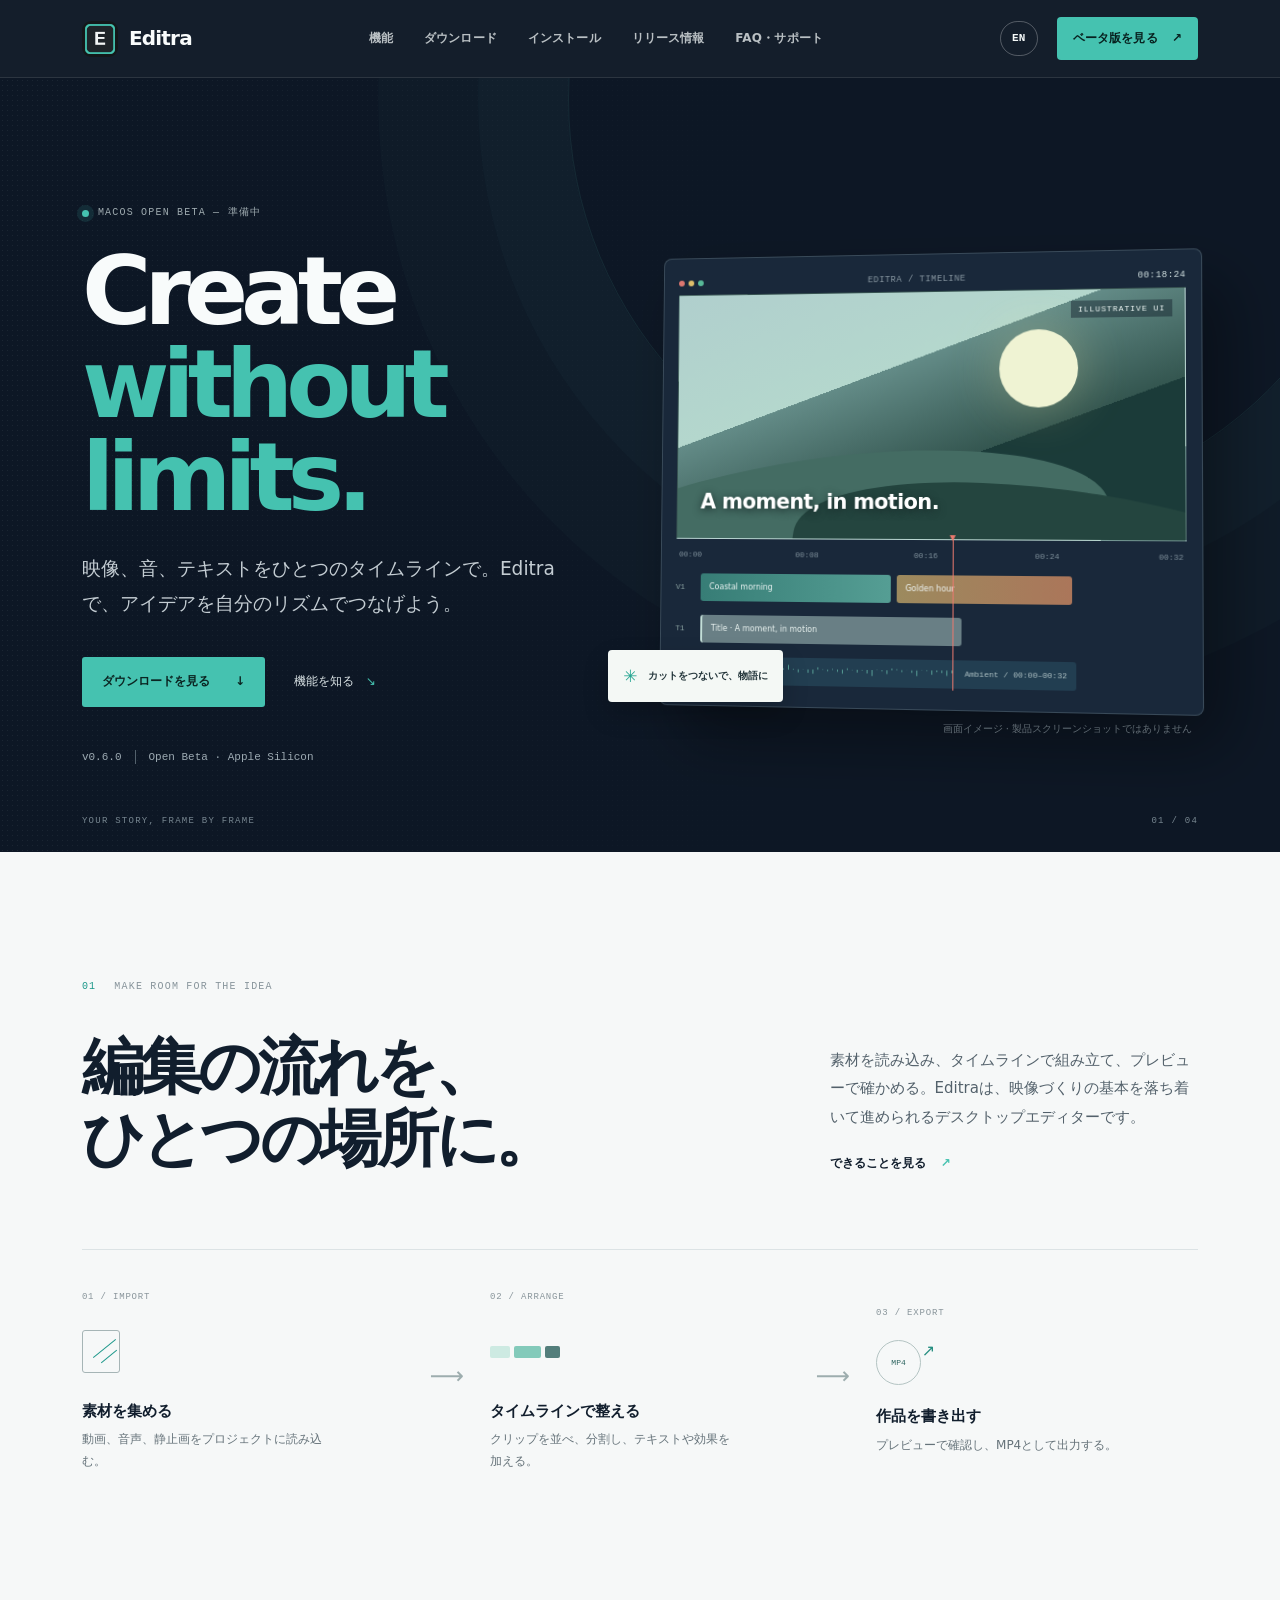
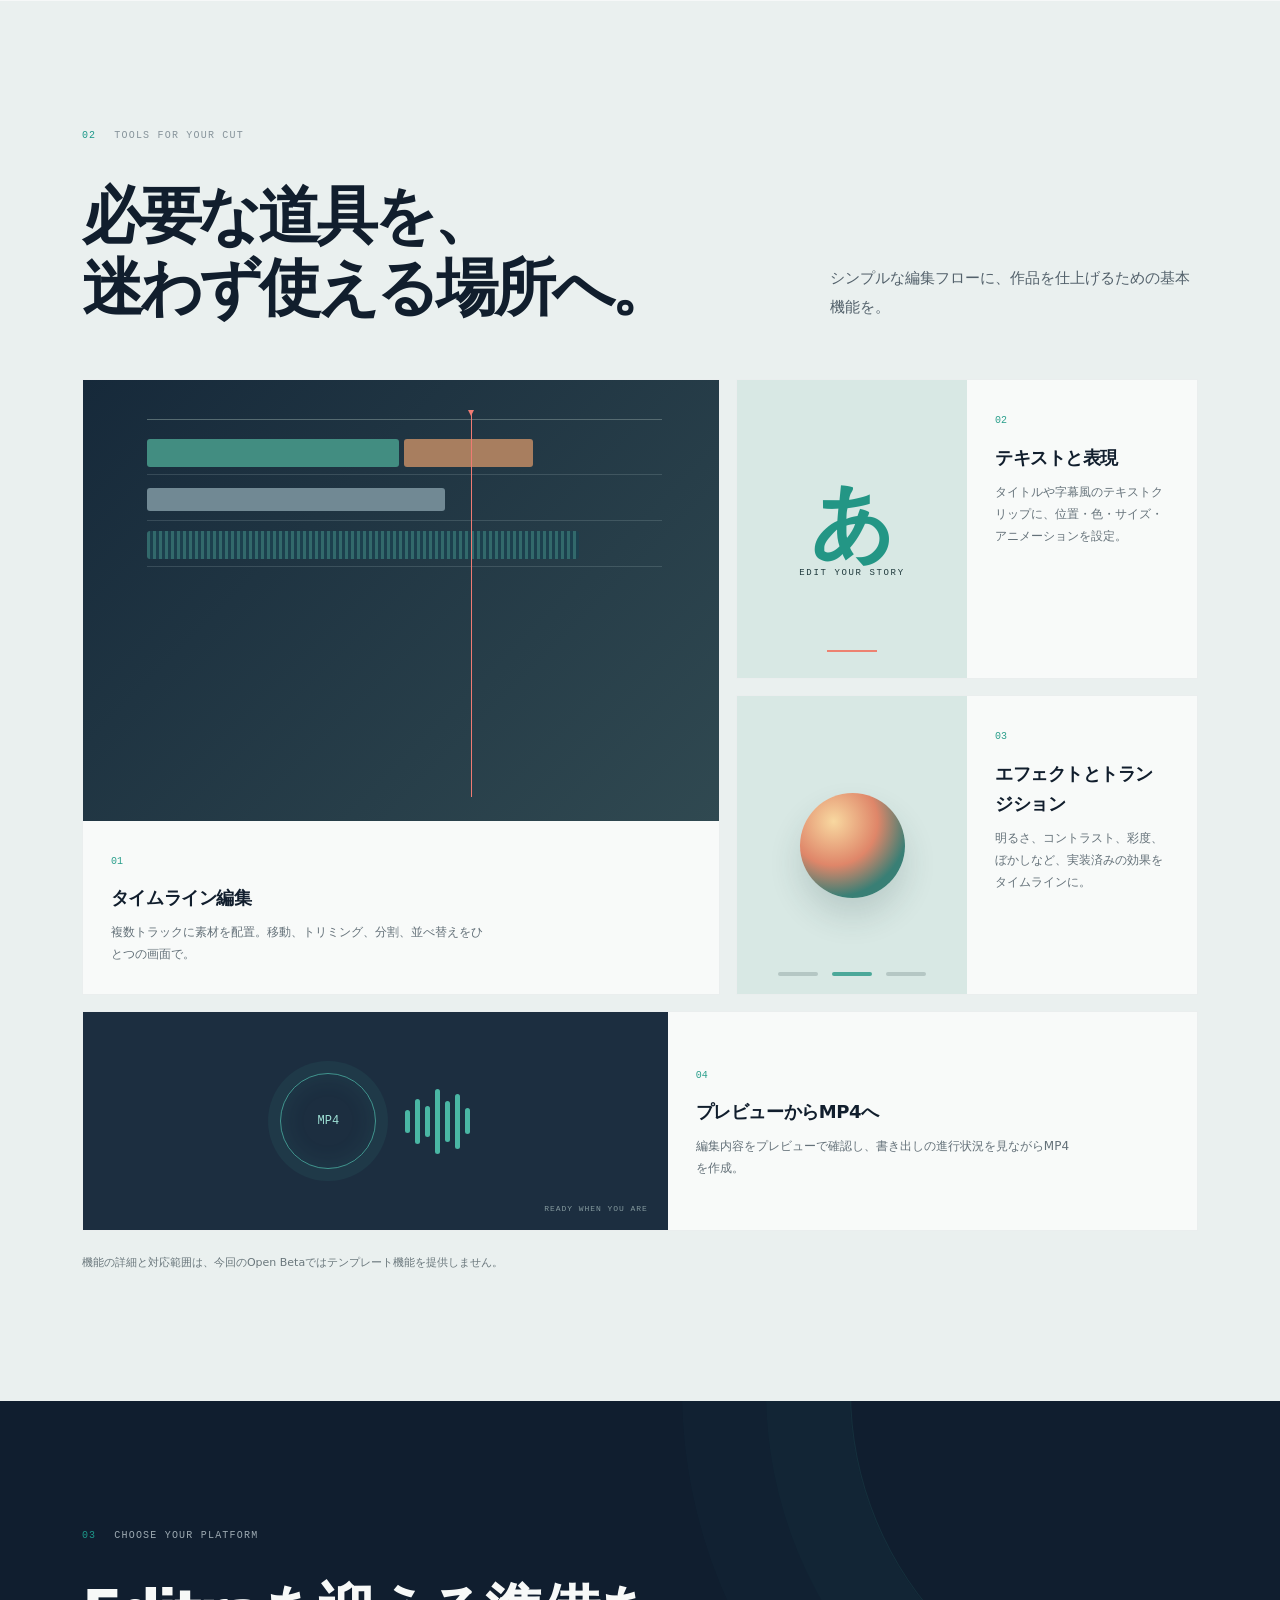
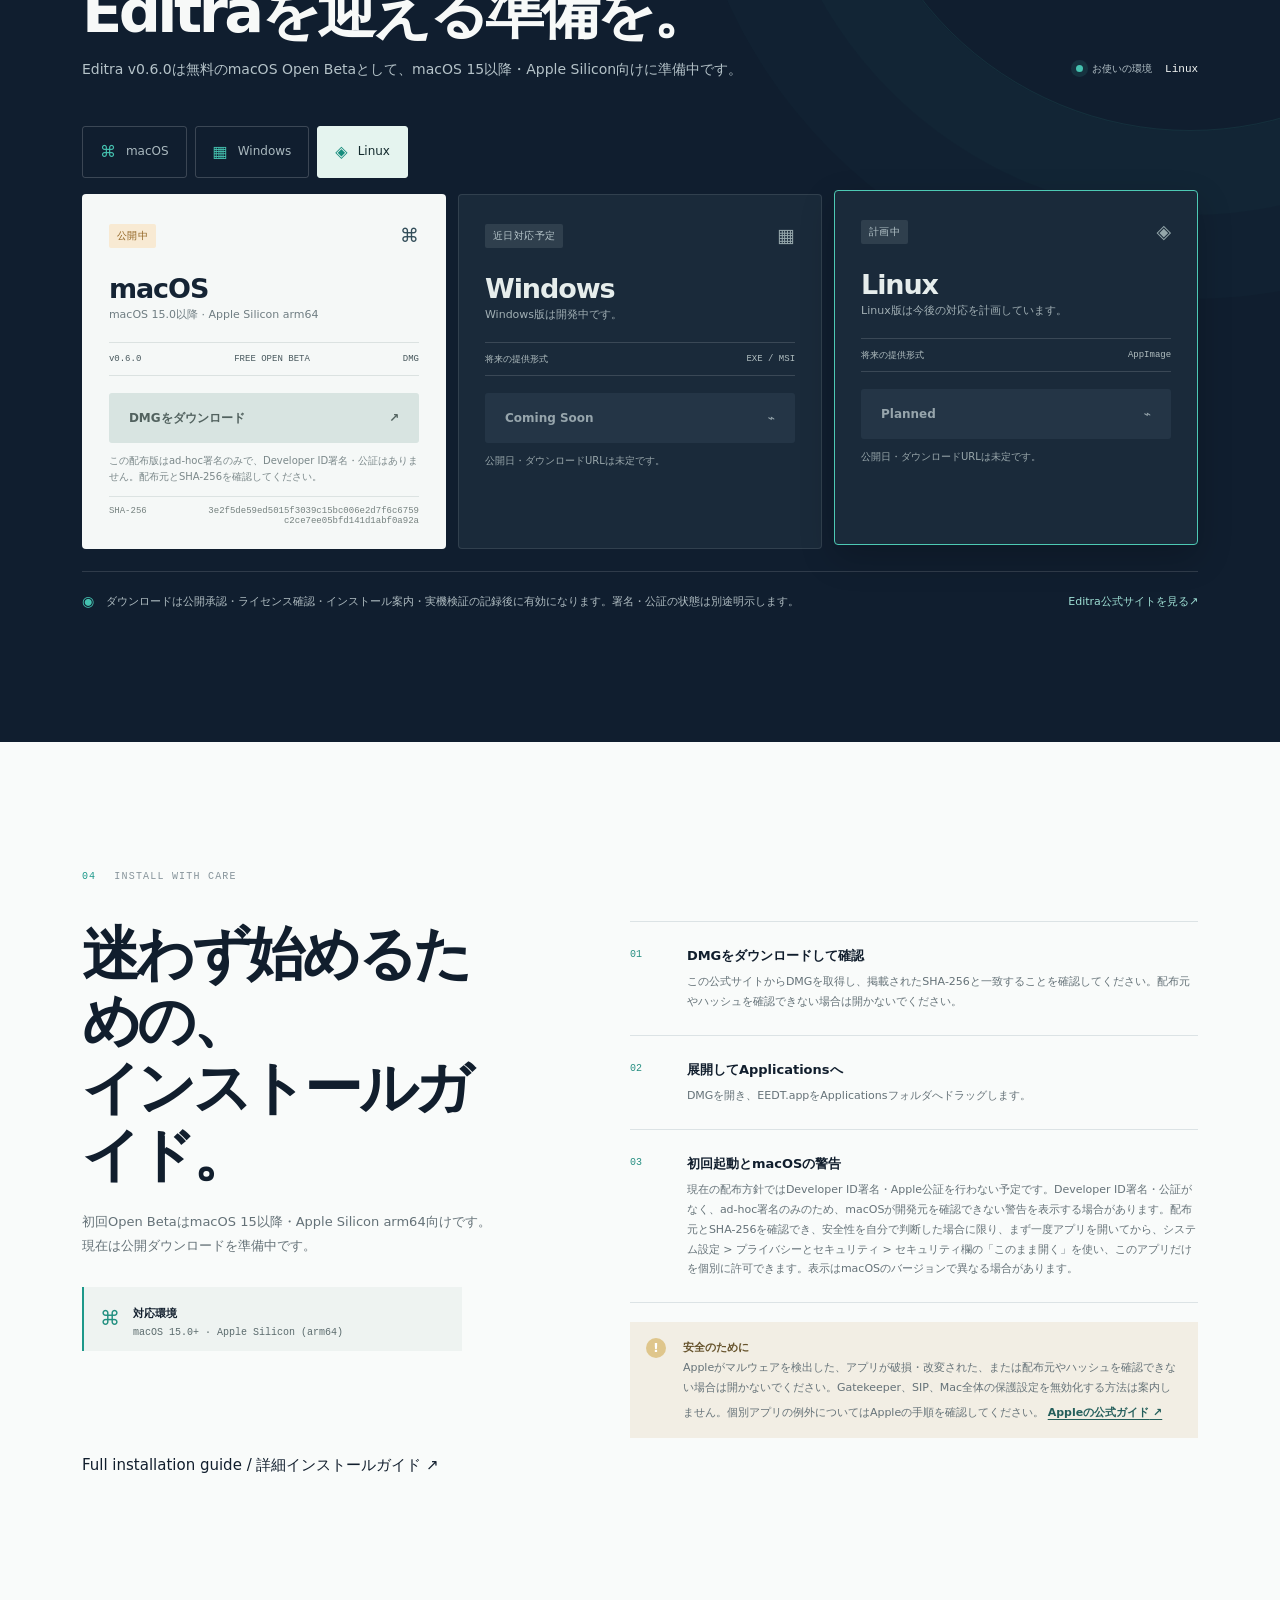
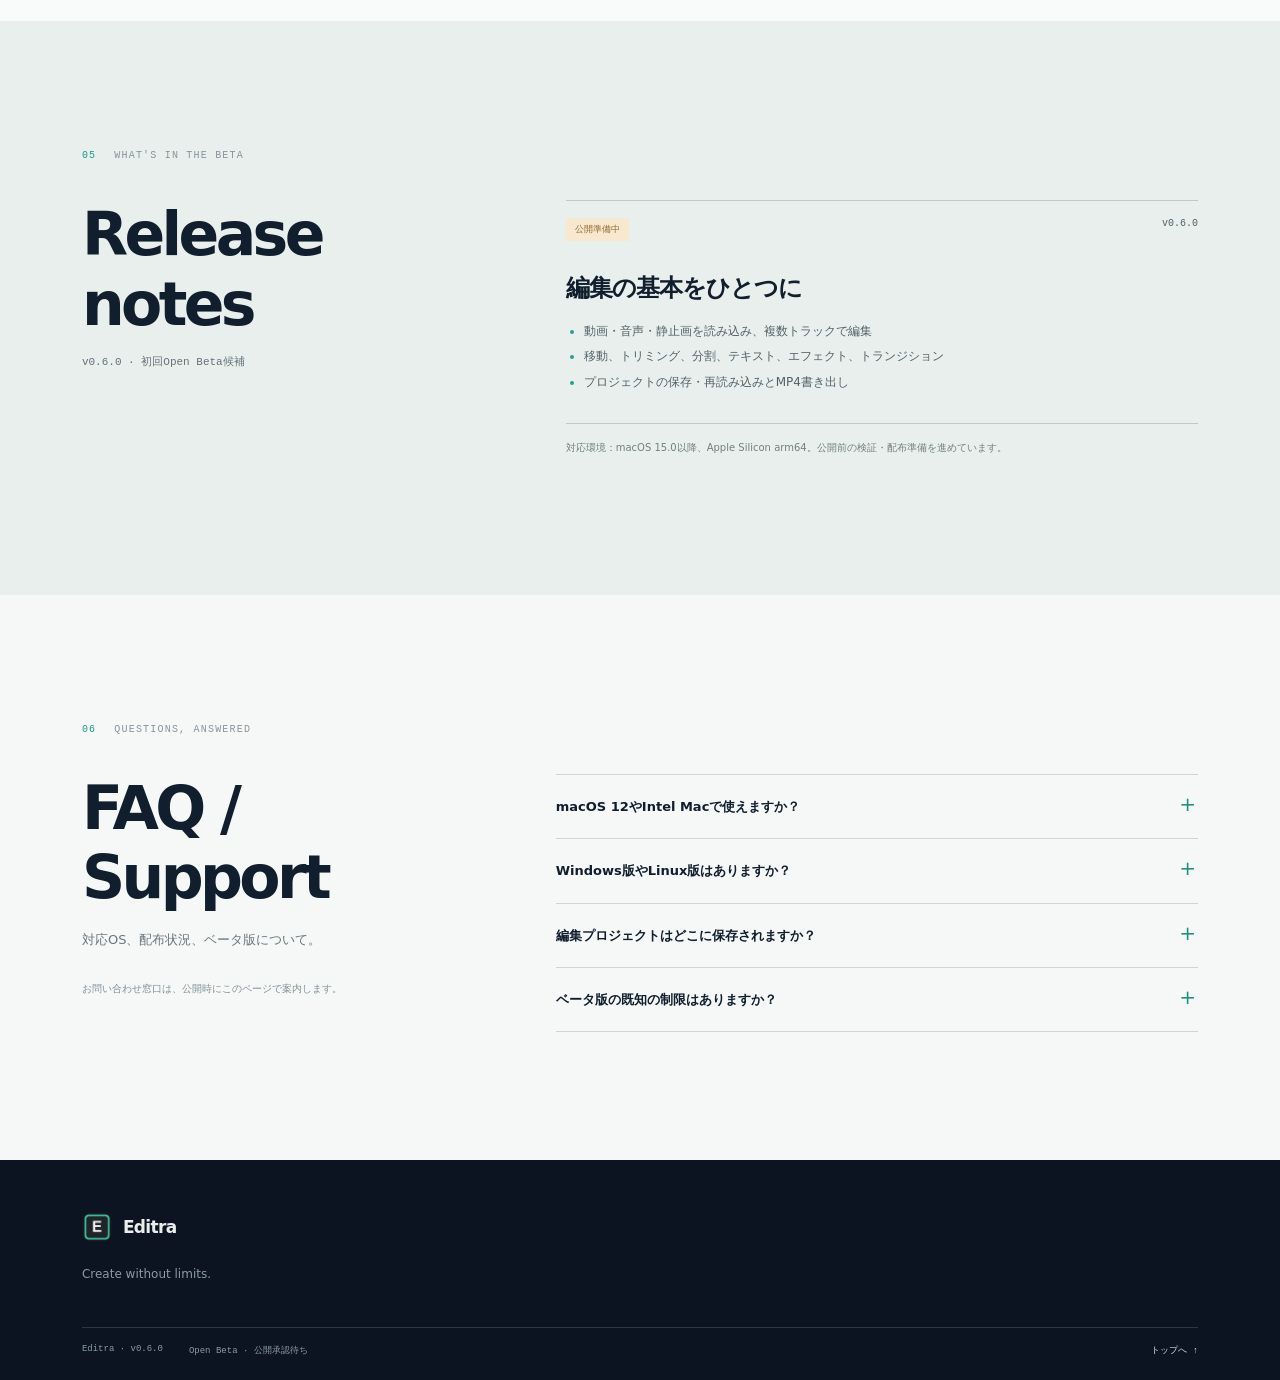
<file: index.html>
<!doctype html>
<html lang="ja">
<head>
  <meta charset="utf-8">
  <meta name="viewport" content="width=device-width, initial-scale=1">
  <meta name="theme-color" content="#0d1725">
  <meta name="description" content="Editra is a desktop video editor for shaping footage, sound, and titles on a timeline. macOS Open Beta preparation is underway.">
  <title>Editra — Create without limits.</title>
  <link rel="icon" type="image/png" href="assets/editra-icon.png">
  <link rel="stylesheet" href="styles.css">
  <style>.card-resource-links,.footer-bottom a[href^="./licenses/"],.footer-bottom a[href^="./legal/"]{display:none!important}</style>
  <script src="site.js?v=dec69cf" defer></script>
</head>
<body>
  <a class="skip-link" href="#main" data-i18n="skip">本文へ移動</a>
  <header class="site-header">
    <a class="brand" href="#home" aria-label="Editra home">
      <img src="assets/editra-icon.png" width="36" height="36" alt="">
      <span>Editra</span>
    </a>
    <button class="menu-toggle" type="button" aria-expanded="false" aria-controls="primary-nav" data-i18n="menu">メニュー</button>
    <nav id="primary-nav" class="primary-nav" aria-label="Primary navigation">
      <a href="#features" data-i18n="navFeatures">機能</a>
      <a href="#download" data-i18n="navDownload">ダウンロード</a>
      <a href="#guide" data-i18n="navGuide">インストール</a>
      <a href="#release" data-i18n="navRelease">リリース情報</a>
      <a href="#support" data-i18n="navSupport">FAQ・サポート</a>
    </nav>
    <div class="header-actions">
      <button class="language-toggle" id="language-toggle" type="button" aria-label="Switch language">EN</button>
      <a class="header-cta" href="#download"><span data-i18n="getBeta">ベータ版を見る</span><span aria-hidden="true">↗</span></a>
    </div>
  </header>

  <main id="main">
    <section class="hero" id="home" aria-labelledby="hero-title">
      <div class="hero-grain" aria-hidden="true"></div>
      <div class="hero-copy">
        <div class="eyebrow"><span class="pulse-dot"></span><span data-i18n="heroEyebrow">macOS Open Beta — 準備中</span></div>
        <h1 id="hero-title">Create<br><span>without limits.</span></h1>
        <p class="hero-lede" data-i18n="heroLede">映像、音、テキストをひとつのタイムラインで。Editraで、アイデアを自分のリズムでつなげよう。</p>
        <div class="hero-actions">
          <a class="button button-primary" href="#download"><span data-i18n="exploreDownload">ダウンロードを見る</span><span aria-hidden="true">↓</span></a>
          <a class="text-link" href="#features"><span data-i18n="exploreFeatures">機能を知る</span><span aria-hidden="true">↘</span></a>
        </div>
        <div class="hero-meta"><span>v0.6.0</span><span class="meta-separator"></span><span data-i18n="betaMeta">Open Beta · Apple Silicon</span></div>
      </div>
      <div class="hero-art" aria-label="Illustrative timeline preview">
        <div class="art-glow"></div>
        <div class="editor-window">
          <div class="window-top"><div class="window-dots"><i></i><i></i><i></i></div><span>EDITRA / TIMELINE</span><span class="window-time">00:18:24</span></div>
          <div class="preview-frame">
            <div class="preview-sun"></div><div class="preview-hill hill-one"></div><div class="preview-hill hill-two"></div>
            <div class="preview-caption">A moment, in motion.</div>
            <div class="preview-mark">ILLUSTRATIVE UI</div>
          </div>
          <div class="timeline-ruler"><span>00:00</span><span>00:08</span><span>00:16</span><span>00:24</span><span>00:32</span></div>
          <div class="timeline-track"><b>V1</b><div class="clip clip-a"><span>Coastal morning</span></div><div class="clip clip-b"><span>Golden hour</span></div></div>
          <div class="timeline-track"><b>T1</b><div class="text-clip"><span>Title · A moment, in motion</span></div></div>
          <div class="timeline-track audio-track"><b>A1</b><div class="audio-clip"><span class="waveform" aria-hidden="true"></span><span>Ambient / 00:00–00:32</span></div></div>
          <div class="playhead"><span></span></div>
        </div>
        <div class="art-note" data-i18n="illustrationNote">画面イメージ · 製品スクリーンショットではありません</div>
        <div class="floating-chip"><span class="chip-icon">✳</span><span data-i18n="chipText">カットをつないで、物語に</span></div>
      </div>
      <div class="hero-bottom"><span data-i18n="heroBottom">YOUR STORY, FRAME BY FRAME</span><span>01 / 04</span></div>
    </section>

    <section class="intro section-pad" aria-labelledby="intro-title">
      <div class="section-kicker"><span>01</span><span data-i18n="introKicker">MAKE ROOM FOR THE IDEA</span></div>
      <div class="intro-layout">
        <h2 id="intro-title" data-i18n="introTitle">編集の流れを、<br>ひとつの場所に。</h2>
        <div class="intro-copy"><p data-i18n="introBody">素材を読み込み、タイムラインで組み立て、プレビューで確かめる。Editraは、映像づくりの基本を落ち着いて進められるデスクトップエディターです。</p><a class="inline-link" href="#features"><span data-i18n="seeHow">できることを見る</span><span aria-hidden="true">↗</span></a></div>
      </div>
      <div class="process-line" aria-label="Editing workflow">
        <article class="process-step"><span class="process-index">01 / IMPORT</span><div class="process-symbol symbol-import" aria-hidden="true"><span></span><i></i><i></i></div><h3 data-i18n="stepImport">素材を集める</h3><p data-i18n="stepImportBody">動画、音声、静止画をプロジェクトに読み込む。</p></article>
        <div class="process-arrow" aria-hidden="true">⟶</div>
        <article class="process-step"><span class="process-index">02 / ARRANGE</span><div class="process-symbol symbol-arrange" aria-hidden="true"><i></i><i></i><i></i></div><h3 data-i18n="stepArrange">タイムラインで整える</h3><p data-i18n="stepArrangeBody">クリップを並べ、分割し、テキストや効果を加える。</p></article>
        <div class="process-arrow" aria-hidden="true">⟶</div>
        <article class="process-step"><span class="process-index">03 / EXPORT</span><div class="process-symbol symbol-export" aria-hidden="true"><span>MP4</span><i>↗</i></div><h3 data-i18n="stepExport">作品を書き出す</h3><p data-i18n="stepExportBody">プレビューで確認し、MP4として出力する。</p></article>
      </div>
    </section>

    <section class="features-section section-pad" id="features" aria-labelledby="features-title">
      <div class="section-kicker"><span>02</span><span data-i18n="featuresKicker">TOOLS FOR YOUR CUT</span></div>
      <div class="section-heading-row"><h2 id="features-title" data-i18n="featuresTitle">必要な道具を、<br>迷わず使える場所へ。</h2><p data-i18n="featuresIntro">シンプルな編集フローに、作品を仕上げるための基本機能を。</p></div>
      <div class="feature-grid">
        <article class="feature-card feature-large"><div class="feature-visual timeline-visual" aria-hidden="true"><div class="mini-ruler"></div><div class="mini-lane"><span class="mini-video"></span><span class="mini-video short"></span></div><div class="mini-lane"><span class="mini-text"></span></div><div class="mini-lane"><span class="mini-audio"></span></div><div class="mini-cursor"></div></div><div class="feature-copy"><span class="feature-number">01</span><h3 data-i18n="featureTimeline">タイムライン編集</h3><p data-i18n="featureTimelineBody">複数トラックに素材を配置。移動、トリミング、分割、並べ替えをひとつの画面で。</p></div></article>
        <article class="feature-card"><div class="feature-visual type-visual" aria-hidden="true"><span>あ</span><i>EDIT YOUR STORY</i><b></b></div><div class="feature-copy"><span class="feature-number">02</span><h3 data-i18n="featureText">テキストと表現</h3><p data-i18n="featureTextBody">タイトルや字幕風のテキストクリップに、位置・色・サイズ・アニメーションを設定。</p></div></article>
        <article class="feature-card"><div class="feature-visual effect-visual" aria-hidden="true"><div class="effect-orb"></div><div class="effect-controls"><span></span><span></span><span></span></div></div><div class="feature-copy"><span class="feature-number">03</span><h3 data-i18n="featureEffects">エフェクトとトランジション</h3><p data-i18n="featureEffectsBody">明るさ、コントラスト、彩度、ぼかしなど、実装済みの効果をタイムラインに。</p></div></article>
        <article class="feature-card feature-wide"><div class="feature-visual export-visual" aria-hidden="true"><div class="export-ring"><span>MP4</span></div><div class="export-bars"><i></i><i></i><i></i><i></i><i></i><i></i><i></i></div><span class="export-label">READY WHEN YOU ARE</span></div><div class="feature-copy"><span class="feature-number">04</span><h3 data-i18n="featureExport">プレビューからMP4へ</h3><p data-i18n="featureExportBody">編集内容をプレビューで確認し、書き出しの進行状況を見ながらMP4を作成。</p></div></article>
      </div>
      <p class="feature-footnote" data-i18n="featureFootnote">機能の詳細と対応範囲は、今回のOpen Betaではテンプレート機能を提供しません。</p>
    </section>

    <section class="download-section section-pad" id="download" aria-labelledby="download-title">
      <div class="download-backdrop" aria-hidden="true"></div>
      <div class="section-kicker light-kicker"><span>03</span><span data-i18n="downloadKicker">CHOOSE YOUR PLATFORM</span></div>
      <div class="download-heading"><div><h2 id="download-title" data-i18n="downloadTitle">Editraを迎える準備を。</h2><p data-i18n="downloadIntro">Editra v0.6.0は無料のmacOS Open Betaとして、macOS 15以降・Apple Silicon向けに準備中です。</p></div><div class="platform-detected"><span class="pulse-dot"></span><span data-i18n="detectedLabel">お使いの環境</span><strong id="detected-platform">—</strong></div></div>
      <div class="platform-tabs" role="group" aria-label="OSを選択" data-i18n-aria="platformGroup">
        <button class="platform-tab" type="button" data-platform="macos" aria-pressed="false"><span class="platform-icon" aria-hidden="true">⌘</span><span>macOS</span></button>
        <button class="platform-tab" type="button" data-platform="windows" aria-pressed="false"><span class="platform-icon" aria-hidden="true">▦</span><span>Windows</span></button>
        <button class="platform-tab" type="button" data-platform="linux" aria-pressed="false"><span class="platform-icon" aria-hidden="true">◈</span><span>Linux</span></button>
      </div>
      <div class="platform-grid">
        <article class="platform-card" data-card="macos" aria-labelledby="macos-card-title"><div class="card-topline"><span class="platform-status status-preparing" data-i18n="statusPreparing">配布準備中</span><span class="card-os-icon" aria-hidden="true">⌘</span></div><h3 id="macos-card-title">macOS</h3><p class="platform-requirement" data-i18n="macRequirement">macOS 15.0以降 · Apple Silicon arm64</p><div class="release-version"><span>v0.6.0</span><span>FREE OPEN BETA</span><span>DMG</span></div><button class="button download-button" id="mac-download" type="button" disabled aria-disabled="true"><span data-i18n="downloadUnavailable">配布準備中</span><span aria-hidden="true">↗</span></button><p class="button-note" id="mac-download-note" data-i18n="downloadNote">ライセンス資料、利用条件、問い合わせ先、最終DMGの実機確認が完了するまでダウンロードできません。</p><div class="integrity-row"><span data-i18n="integrityPending">SHA-256</span><span data-i18n="pending">3e2f5de59ed5015f3039c15bc006e2d7f6c6759c2ce7ee05bfd141d1abf0a92a</span></div><div class="card-resource-links"><a href="#release" data-i18n="cardReleaseNotes">Release notes</a><a href="#guide" data-i18n="cardInstallGuide">Installation guide</a></div><div class="card-resource-links"><a href="./licenses/index.html" data-i18n="cardLicenses">第三者ライセンス・ソース</a><a href="./legal/terms.html" data-i18n="cardTerms">利用条件</a><a href="./legal/privacy.html" data-i18n="cardPrivacy">プライバシー</a><a href="./legal/contact.html" data-i18n="cardContact">問い合わせ</a></div></article>
        <article class="platform-card platform-card-muted" data-card="windows" aria-labelledby="windows-card-title"><div class="card-topline"><span class="platform-status status-soon" data-i18n="statusComingSoon">近日対応予定</span><span class="card-os-icon windows-icon" aria-hidden="true">▦</span></div><h3 id="windows-card-title">Windows</h3><p class="platform-requirement" data-i18n="windowsRequirement">Windows版は開発中です。</p><div class="release-version"><span data-i18n="futureFormats">将来の提供形式</span><span>EXE / MSI</span></div><button class="button download-button" type="button" disabled aria-disabled="true"><span data-i18n="comingSoon">Coming Soon</span><span aria-hidden="true">⌁</span></button><p class="button-note" data-i18n="windowsNote">公開日・ダウンロードURLは未定です。</p></article>
        <article class="platform-card platform-card-muted" data-card="linux" aria-labelledby="linux-card-title"><div class="card-topline"><span class="platform-status status-planned" data-i18n="statusPlanned">計画中</span><span class="card-os-icon linux-icon" aria-hidden="true">◈</span></div><h3 id="linux-card-title">Linux</h3><p class="platform-requirement" data-i18n="linuxRequirement">Linux版は今後の対応を計画しています。</p><div class="release-version"><span data-i18n="futureFormats">将来の提供形式</span><span>AppImage</span></div><button class="button download-button" type="button" disabled aria-disabled="true"><span data-i18n="planned">Planned</span><span aria-hidden="true">⌁</span></button><p class="button-note" data-i18n="linuxNote">公開日・ダウンロードURLは未定です。</p></article>
      </div>
      <div class="download-footer"><span class="lock-mark" aria-hidden="true">◉</span><p data-i18n="downloadFooter">ダウンロードは公開承認・ライセンス確認・インストール案内・実機検証の記録後に有効になります。署名・公証の状態は別途明示します。</p><a id="release-page-link" class="release-link is-hidden" target="_blank" rel="noopener noreferrer"><span data-i18n="viewRelease">Editra公式サイトを見る</span><span aria-hidden="true">↗</span></a></div>
    </section>

    <section class="guide-section section-pad" id="guide" aria-labelledby="guide-title">
      <div class="section-kicker"><span>04</span><span data-i18n="guideKicker">INSTALL WITH CARE</span></div>
      <div class="guide-layout"><div class="guide-heading"><h2 id="guide-title" data-i18n="guideTitle">迷わず始めるための、<br>インストールガイド。</h2><p data-i18n="guideIntro">初回Open BetaはmacOS 15以降・Apple Silicon arm64向けです。現在は公開ダウンロードを準備中です。</p><div class="requirements-box"><span class="requirements-icon">⌘</span><div><strong data-i18n="requirementsTitle">対応環境</strong><p>macOS 15.0+ · Apple Silicon (arm64)</p></div></div></div><div class="guide-steps"><article><span>01</span><div><h3 data-i18n="installStep1">DMGをダウンロードして確認</h3><p data-i18n="installStep1Body">この公式サイトからDMGを取得し、掲載されたSHA-256と一致することを確認してください。配布元やハッシュを確認できない場合は開かないでください。</p></div></article><article><span>02</span><div><h3 data-i18n="installStep2">展開してApplicationsへ</h3><p data-i18n="installStep2Body">DMGを開き、EEDT.appをApplicationsフォルダへドラッグします。</p></div></article><article><span>03</span><div><h3 data-i18n="installStep3">初回起動とmacOSの警告</h3><p data-i18n="installStep3Body">現在の配布方針ではDeveloper ID署名・Apple公証を行わない予定です。Developer ID署名・公証がなく、ad-hoc署名のみのため、macOSが開発元を確認できない警告を表示する場合があります。配布元とSHA-256を確認でき、安全性を自分で判断した場合に限り、まず一度アプリを開いてから、システム設定 &gt; プライバシーとセキュリティ &gt; セキュリティ欄の「このまま開く」を使い、このアプリだけを個別に許可できます。表示はmacOSのバージョンで異なる場合があります。</p></div></article><div class="security-note"><span aria-hidden="true">!</span><p><strong data-i18n="securityTitle">安全のために</strong><br><span data-i18n="securityBody">Appleがマルウェアを検出した、アプリが破損・改変された、または配布元やハッシュを確認できない場合は開かないでください。Gatekeeper、SIP、Mac全体の保護設定を無効化する方法は案内しません。個別アプリの例外についてはAppleの手順を確認してください。</span> <a href="https://support.apple.com/en-us/102445" target="_blank" rel="noopener noreferrer"><span data-i18n="appleGuide">Appleの公式ガイド</span> ↗</a></p></div></div></div>
      <p><a href="installation-guide.html">Full installation guide / 詳細インストールガイド ↗</a></p>
    </section>

    <section class="release-section section-pad" id="release" aria-labelledby="release-title">
      <div class="section-kicker"><span>05</span><span data-i18n="releaseKicker">WHAT'S IN THE BETA</span></div>
      <div class="release-layout"><div><h2 id="release-title" data-i18n="releaseTitle">Release notes</h2><p class="release-subtitle" data-i18n="releaseIntro">v0.6.0 · 初回Open Beta候補</p></div><div class="release-entry"><div class="release-entry-top"><span class="release-badge" data-i18n="releaseStatus">公開準備中</span><span>v0.6.0</span></div><h3 data-i18n="releaseEntryTitle">編集の基本をひとつに</h3><ul><li data-i18n="releaseItem1">動画・音声・静止画を読み込み、複数トラックで編集</li><li data-i18n="releaseItem2">移動、トリミング、分割、テキスト、エフェクト、トランジション</li><li data-i18n="releaseItem3">プロジェクトの保存・再読み込みとMP4書き出し</li></ul><p class="release-footnote" data-i18n="releaseFootnote">対応環境：macOS 15.0以降、Apple Silicon arm64。公開前の検証・配布準備を進めています。</p></div></div>
    </section>

    <section class="faq-section section-pad" id="support" aria-labelledby="faq-title">
      <div class="section-kicker"><span>06</span><span data-i18n="faqKicker">QUESTIONS, ANSWERED</span></div>
      <div class="faq-layout"><div><h2 id="faq-title" data-i18n="faqTitle">FAQ / Support</h2><p data-i18n="faqIntro">対応OS、配布状況、ベータ版について。</p><span class="support-prompt" data-i18n="supportPrompt">お問い合わせ窓口は、公開時にこのページで案内します。</span></div><div class="faq-list">
        <details><summary data-i18n="faq1Q">macOS 12やIntel Macで使えますか？</summary><p data-i18n="faq1A">初回Open Betaの対象はmacOS 15.0以降のApple Silicon（arm64）です。macOS 12とIntel Macは対象外です。</p></details>
        <details><summary data-i18n="faq2Q">Windows版やLinux版はありますか？</summary><p data-i18n="faq2A">Windows版は開発中、Linux版は計画中です。現時点ではダウンロードできる公開ビルドはありません。</p></details>
        <details><summary data-i18n="faq3Q">編集プロジェクトはどこに保存されますか？</summary><p data-i18n="faq3A">プロジェクトはローカルに保存できます。メディア参照は絶対パスを使うため、別のMacやOSへ移す場合は素材の再リンクが必要になることがあります。</p></details>
        <details><summary data-i18n="faq4Q">ベータ版の既知の制限はありますか？</summary><p data-i18n="faq4A">初回配布前の検証を継続中です。対応OS・機能範囲・既知の問題は、実際の公開ビルドに合わせてリリース情報へ追記します。</p></details>
      </div></div>
    </section>
  </main>

  <footer class="site-footer"><a class="brand footer-brand" href="#home"><img src="assets/editra-icon.png" width="30" height="30" alt=""><span>Editra</span></a><p data-i18n="footerTagline">Create without limits.</p><div class="footer-bottom"><span>Editra · v0.6.0</span><span data-i18n="footerStatus">Open Beta · 公開承認待ち</span><a href="./licenses/index.html" data-i18n="cardLicenses">第三者ライセンス・ソース</a><a href="./legal/terms.html" data-i18n="cardTerms">利用条件</a><a href="./legal/privacy.html" data-i18n="cardPrivacy">プライバシー</a><a href="./legal/contact.html" data-i18n="cardContact">問い合わせ</a><a href="#home" data-i18n="backTop">トップへ ↑</a></div></footer>
  <div class="toast-region" id="toast-region" aria-live="polite" aria-atomic="true"></div>
</body>
</html>
</file>
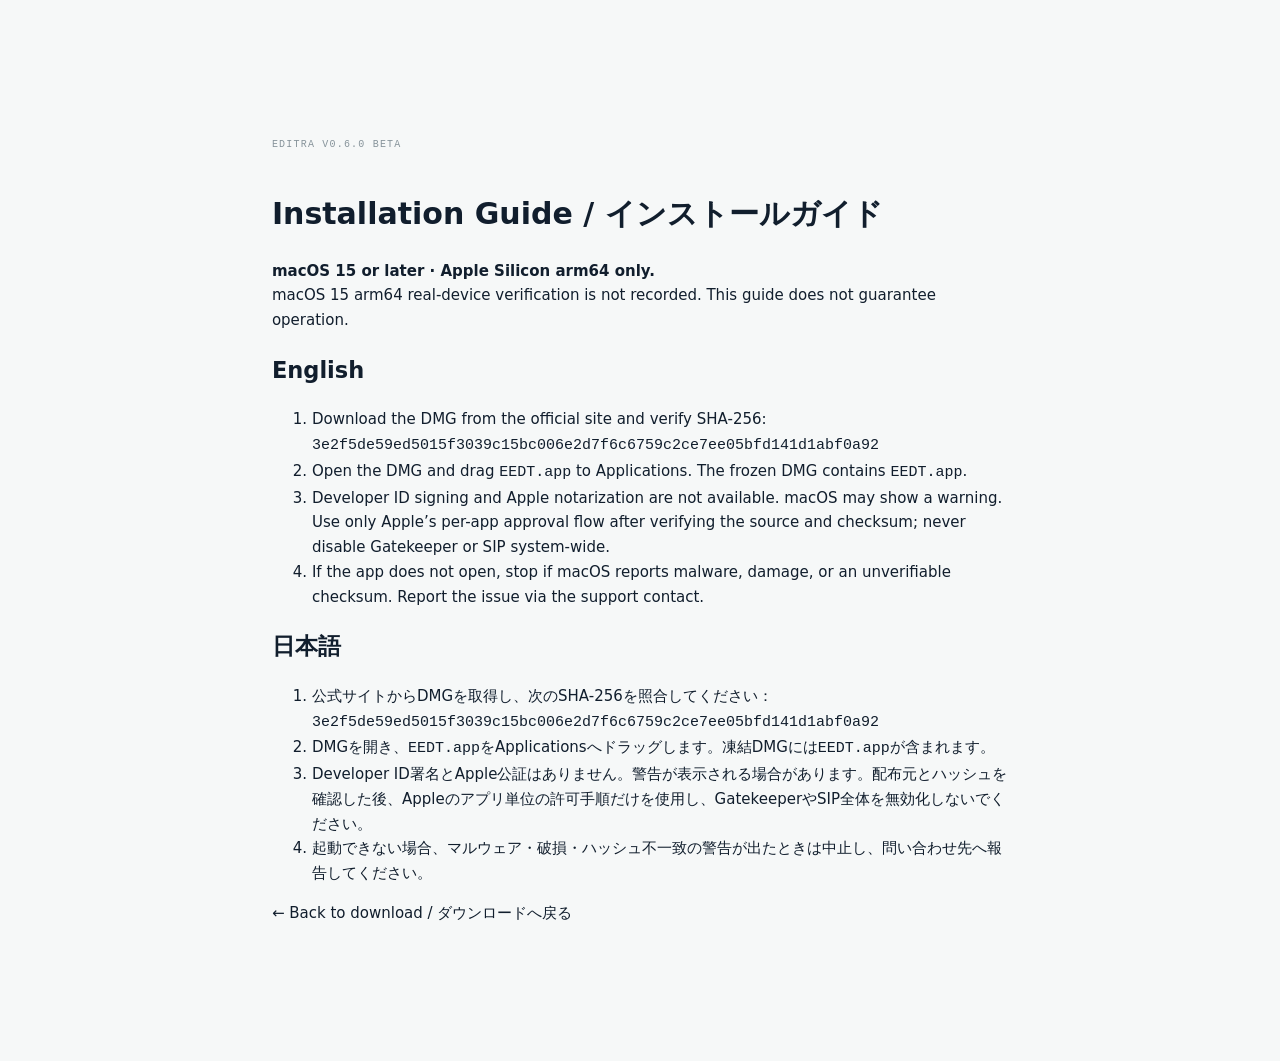
<file: installation-guide.html>
<!doctype html>
<html lang="en">
<head>
  <meta charset="utf-8">
  <meta name="viewport" content="width=device-width, initial-scale=1">
  <title>Editra v0.6.0 Beta — Installation Guide</title>
  <meta name="description" content="Installation and safety notes for the Editra v0.6.0 Beta macOS DMG.">
  <link rel="stylesheet" href="styles.css">
</head>
<body>
  <main class="section-pad" style="max-width:900px;margin:auto">
    <p class="section-kicker">EDITRA v0.6.0 BETA</p>
    <h1>Installation Guide / インストールガイド</h1>
    <p><strong>macOS 15 or later · Apple Silicon arm64 only.</strong><br>macOS 15 arm64 real-device verification is not recorded. This guide does not guarantee operation.</p>
    <h2>English</h2>
    <ol>
      <li>Download the DMG from the official site and verify SHA-256:<br><code>3e2f5de59ed5015f3039c15bc006e2d7f6c6759c2ce7ee05bfd141d1abf0a92</code></li>
      <li>Open the DMG and drag <code>EEDT.app</code> to Applications. The frozen DMG contains <code>EEDT.app</code>.</li>
      <li>Developer ID signing and Apple notarization are not available. macOS may show a warning. Use only Apple’s per-app approval flow after verifying the source and checksum; never disable Gatekeeper or SIP system-wide.</li>
      <li>If the app does not open, stop if macOS reports malware, damage, or an unverifiable checksum. Report the issue via the <a href="legal/contact.html">support contact</a>.</li>
    </ol>
    <h2>日本語</h2>
    <ol>
      <li>公式サイトからDMGを取得し、次のSHA-256を照合してください：<br><code>3e2f5de59ed5015f3039c15bc006e2d7f6c6759c2ce7ee05bfd141d1abf0a92</code></li>
      <li>DMGを開き、<code>EEDT.app</code>をApplicationsへドラッグします。凍結DMGには<code>EEDT.app</code>が含まれます。</li>
      <li>Developer ID署名とApple公証はありません。警告が表示される場合があります。配布元とハッシュを確認した後、Appleのアプリ単位の許可手順だけを使用し、GatekeeperやSIP全体を無効化しないでください。</li>
      <li>起動できない場合、マルウェア・破損・ハッシュ不一致の警告が出たときは中止し、<a href="legal/contact.html">問い合わせ先</a>へ報告してください。</li>
    </ol>
    <p><a href="index.html#download">← Back to download / ダウンロードへ戻る</a></p>
  </main>
</body>
</html>
</file>
<file: styles.css>
:root{--navy:#0d1725;--navy-2:#142337;--ink:#111e2d;--muted:#64717e;--paper:#f6f8f8;--white:#fff;--line:#dce3e5;--teal:#45c2b0;--teal-dark:#1d988a;--mint:#d7f4ed;--sans:system-ui,-apple-system,BlinkMacSystemFont,'Hiragino Kaku Gothic ProN','Yu Gothic',sans-serif;--display:system-ui,-apple-system,BlinkMacSystemFont,'Hiragino Kaku Gothic ProN','Yu Gothic',sans-serif;--mono:ui-monospace,SFMono-Regular,Menlo,monospace;--max:1240px;--pad:clamp(24px,6.4vw,96px)}
*{box-sizing:border-box}html{scroll-behavior:smooth;scroll-padding-top:90px}body{margin:0;background:var(--paper);color:var(--ink);font-family:var(--sans);font-size:15px;line-height:1.65;-webkit-font-smoothing:antialiased}a{color:inherit;text-decoration:none}button{font:inherit}.skip-link{position:fixed;top:8px;left:8px;z-index:1000;transform:translateY(-160%);background:var(--white);color:var(--navy);padding:12px 18px;border-radius:8px}.skip-link:focus{transform:translateY(0)}:focus-visible{outline:3px solid #31b7a5;outline-offset:4px}.site-header{height:78px;position:sticky;top:0;z-index:100;background:rgba(13,23,37,.97);color:#f8fbfb;display:flex;align-items:center;padding:0 var(--pad);gap:clamp(20px,4vw,62px);border-bottom:1px solid rgba(255,255,255,.1);backdrop-filter:blur(18px)}.brand{display:inline-flex;align-items:center;gap:11px;font-family:var(--display);font-size:20px;font-weight:800;letter-spacing:-.04em;flex:none}.brand img{border-radius:9px}.primary-nav{display:flex;align-items:center;justify-content:center;gap:clamp(15px,2.4vw,34px);flex:1}.primary-nav a,.header-cta,.language-toggle{font-size:12px;font-weight:600;letter-spacing:.015em}.primary-nav a{color:rgba(243,248,248,.74);transition:color .2s}.primary-nav a:hover{color:var(--teal)}.header-actions{display:flex;align-items:center;gap:19px}.language-toggle,.menu-toggle{color:#f4f8f8;background:none;border:0;cursor:pointer}.language-toggle{border:1px solid rgba(255,255,255,.27);border-radius:50px;padding:7px 11px;font-family:var(--mono);font-size:11px}.header-cta{display:flex;gap:14px;align-items:center;background:var(--teal);color:#08211f;border-radius:4px;padding:12px 16px}.header-cta:hover,.button-primary:hover{background:#71d6c4}.menu-toggle{display:none}
.hero{position:relative;min-height:650px;padding:clamp(74px,10vw,132px) var(--pad) 88px;background:var(--navy);color:#f8fbfb;overflow:hidden;display:grid;grid-template-columns:minmax(330px,.93fr) minmax(430px,1.07fr);align-items:center;gap:4vw}.hero:after{content:"";position:absolute;width:820px;height:820px;border-radius:50%;border:1px solid rgba(96,200,183,.1);top:-390px;right:-110px;box-shadow:0 0 0 90px rgba(96,200,183,.025),0 0 0 190px rgba(96,200,183,.02);pointer-events:none}.hero-grain{position:absolute;inset:0;opacity:.13;background-image:radial-gradient(rgba(230,250,246,.5) .45px,transparent .45px);background-size:5px 5px;mask-image:linear-gradient(90deg,#000,transparent 68%);pointer-events:none}.hero-copy,.hero-art{position:relative;z-index:1}.eyebrow,.section-kicker{font:500 10px/1.4 var(--mono);letter-spacing:.12em;text-transform:uppercase}.eyebrow{display:flex;align-items:center;gap:9px;color:#9eaaaF;margin-bottom:25px}.pulse-dot{width:7px;height:7px;background:var(--teal);border-radius:50%;display:inline-block;box-shadow:0 0 0 5px rgba(69,194,176,.12)}.hero h1{font:700 clamp(53px,7.4vw,102px)/.98 var(--display);letter-spacing:-.075em;margin:0 0 29px}.hero h1 span{color:var(--teal)}.hero-lede{max-width:480px;font-size:clamp(16px,1.45vw,19px);line-height:1.85;color:#c4cdd3;margin:0}.hero-actions{display:flex;align-items:center;gap:29px;margin:36px 0 43px}.button{min-height:50px;display:inline-flex;align-items:center;justify-content:center;gap:25px;padding:0 20px;border:0;border-radius:3px;font-size:12px;font-weight:700;cursor:pointer;transition:background .2s,color .2s,transform .2s}.button:hover:not(:disabled){transform:translateY(-2px)}.button-primary{background:var(--teal);color:#0b2522}.text-link{font-size:12px;color:#d9e2e4;display:flex;gap:12px;align-items:center}.text-link span:last-child,.inline-link span:last-child{color:var(--teal)}.hero-meta{display:flex;align-items:center;gap:13px;color:#9daab2;font:11px var(--mono)}.meta-separator{height:14px;width:1px;background:#53616c}.hero-art{min-width:0;padding:20px 0 0 2vw}.editor-window{position:relative;max-width:620px;margin:auto;background:#19283a;border:1px solid rgba(198,224,224,.18);padding:12px 15px 17px;border-radius:8px;transform:perspective(1200px) rotateY(-6deg) rotateX(2deg);box-shadow:22px 32px 65px rgba(0,0,0,.37)}.window-top{height:25px;display:flex;align-items:center;justify-content:space-between;color:#8796a0;font:9px var(--mono);letter-spacing:.05em}.window-dots{display:flex;gap:4px}.window-dots i{width:6px;height:6px;border-radius:50%;background:#6d7b83}.window-dots i:first-child{background:#dd7770}.window-dots i:nth-child(2){background:#dfbe6a}.window-dots i:nth-child(3){background:#58b998}.window-time{color:#d4e3e3}.preview-frame{position:relative;height:250px;overflow:hidden;background:linear-gradient(160deg,#b0cfcd 0%,#b4d7cd 36%,#638b87 36%,#345650 63%,#1b3b39 63%);border:1px solid rgba(255,255,255,.12)}.preview-sun{position:absolute;width:78px;height:78px;border-radius:50%;background:#eff3d3;top:39px;right:104px;box-shadow:0 0 50px rgba(247,231,155,.28)}.preview-hill{position:absolute;bottom:-90px;width:115%;height:170px;border-radius:50% 50% 0 0}.hill-one{background:#446c63;left:-29%;transform:rotate(-8deg)}.hill-two{background:#24453f;left:23%;bottom:-124px;transform:rotate(9deg)}.preview-caption{position:absolute;left:24px;bottom:25px;color:#fff;font:600 21px var(--display);letter-spacing:-.03em;text-shadow:0 2px 8px #182a2a}.preview-mark{position:absolute;right:12px;top:11px;color:#f0f9f6;background:rgba(13,23,37,.42);padding:4px 7px;font:8px var(--mono);letter-spacing:.11em}.timeline-ruler{display:flex;justify-content:space-between;color:#7f909b;font:8px var(--mono);padding:11px 3px 5px}.timeline-track{height:37px;display:flex;align-items:center;gap:6px;margin-top:5px;color:#96a6ae;font:8px var(--mono)}.timeline-track>b{width:20px;font-weight:400;color:#89a09f}.clip,.text-clip,.audio-clip{height:28px;border-radius:3px;display:flex;align-items:center;overflow:hidden}.clip{background:linear-gradient(90deg,#377d76,#559e94);color:#f0f7f6;padding:0 9px;width:38%;font:8px var(--sans)}.clip-b{background:linear-gradient(90deg,#9c8a5e,#ab765a);width:34%}.text-clip{background:#697f85;border-left:2px solid #c3dfd8;color:#edf6f3;padding:0 9px;width:52%;font:8px var(--sans)}.audio-clip{background:#223e51;color:#aec1c4;padding:0 9px;width:74%;gap:8px;font:8px var(--mono)}.waveform{height:16px;flex:1;opacity:.8;background:repeating-linear-gradient(90deg,transparent 0 2px,#65b6a7 2px 3px,transparent 3px 5px);clip-path:polygon(0 42%,3% 25%,6% 55%,9% 10%,12% 70%,15% 32%,18% 60%,21% 18%,24% 74%,27% 23%,30% 42%,33% 8%,36% 62%,39% 36%,42% 76%,45% 15%,48% 52%,51% 28%,54% 68%,57% 18%,60% 54%,63% 34%,66% 80%,69% 22%,72% 64%,75% 12%,78% 46%,81% 29%,84% 72%,87% 18%,90% 60%,93% 34%,96% 64%,100% 30%)}.playhead{position:absolute;left:55%;top:286px;bottom:19px;width:1px;background:#eb796e;pointer-events:none}.playhead span{position:absolute;top:-4px;left:-3px;border-left:3px solid transparent;border-right:3px solid transparent;border-top:6px solid #eb796e}.art-glow{position:absolute;width:470px;height:470px;border-radius:50%;background:radial-gradient(circle,rgba(65,194,174,.18),transparent 66%);top:5%;left:12%;filter:blur(10px)}.art-note{text-align:right;margin:12px 6px 0;color:#82909b;font-size:10px}.floating-chip{position:absolute;bottom:36px;left:-20px;display:flex;align-items:center;gap:10px;background:#f4f8f5;color:#24363b;border-radius:4px;padding:12px 15px;box-shadow:0 12px 26px rgba(0,0,0,.2);font-size:10px;font-weight:700}.chip-icon{color:#25a591;font-size:17px}.hero-bottom{position:absolute;left:var(--pad);right:var(--pad);bottom:26px;display:flex;justify-content:space-between;color:#778690;font:9px var(--mono);letter-spacing:.14em}
.section-pad{padding:clamp(78px,10vw,138px) var(--pad)}.section-kicker{display:flex;gap:18px;color:#87949b;margin-bottom:37px}.section-kicker span:first-child{color:var(--teal-dark)}.intro{background:var(--paper)}.intro-layout,.section-heading-row{display:grid;grid-template-columns:1fr minmax(280px,.56fr);gap:7vw;align-items:end}.intro h2,.section-heading-row h2,.guide-heading h2,.release-layout h2,.faq-layout h2{font:600 clamp(34px,5vw,62px)/1.16 var(--display);letter-spacing:-.06em;margin:0}.intro-copy p,.section-heading-row>p{margin:0 0 19px;max-width:430px;color:#53616b;line-height:1.9;font-size:15px}.inline-link{font-size:12px;font-weight:700;display:inline-flex;gap:15px}.process-line{margin-top:74px;display:grid;grid-template-columns:1fr 42px 1fr 42px 1fr;align-items:center;border-top:1px solid var(--line);padding-top:32px}.process-step{padding:0 22px}.process-step:first-child{padding-left:0}.process-index{font:9px var(--mono);letter-spacing:.09em;color:#89959b}.process-step h3{font-size:15px;margin:19px 0 6px}.process-step p{color:#66737a;font-size:12px;line-height:1.8;max-width:250px;margin:0}.process-arrow{color:#9dadae;text-align:center;font-size:24px;font-weight:300}.process-symbol{height:56px;width:70px;display:flex;align-items:center;position:relative;margin-top:17px}.symbol-import span{display:block;width:38px;height:43px;border:1px solid #a6b5b6;border-radius:3px}.symbol-import i{position:absolute;height:1px;width:29px;background:var(--teal-dark);left:8px;top:24px;transform:rotate(-39deg)}.symbol-import i:last-child{top:32px;left:17px;width:20px}.symbol-arrange{display:flex;align-items:center;gap:4px}.symbol-arrange i{height:12px;width:24px;background:#cdeae2;border-radius:2px}.symbol-arrange i:nth-child(2){height:12px;width:34px;background:#83caba}.symbol-arrange i:nth-child(3){height:12px;width:18px;background:#537e7b}.symbol-export{border:1px solid #b4c4c3;border-radius:50%;width:45px;height:45px;justify-content:center;color:#2a625d;font:8px var(--mono)}.symbol-export i{position:absolute;font:16px var(--sans);right:-15px;top:0;color:#268e80}
.features-section{background:#eaf0ef}.section-heading-row{align-items:end;margin-bottom:56px}.section-heading-row>p{margin-bottom:2px}.feature-grid{display:grid;grid-template-columns:1.16fr .84fr;gap:16px}.feature-card{background:#f8faf9;min-height:300px;display:grid;grid-template-columns:1fr 1fr;overflow:hidden;border:1px solid rgba(26,59,65,.06)}.feature-large{grid-row:span 2;grid-template-columns:1fr;grid-template-rows:1fr auto}.feature-wide{grid-column:span 2;grid-template-columns:1.05fr .95fr;min-height:220px}.feature-copy{padding:26px 28px 29px}.feature-number{font:10px var(--mono);color:#2b9f8c}.feature-copy h3{font-size:18px;letter-spacing:-.025em;margin:12px 0 8px}.feature-copy p{font-size:12px;line-height:1.85;color:#647179;margin:0;max-width:380px}.feature-visual{position:relative;min-height:170px;overflow:hidden;background:#172637}.feature-large .feature-visual{min-height:260px}.timeline-visual{background:linear-gradient(135deg,#16293a,#304951)}.mini-ruler{position:absolute;top:39px;left:10%;right:9%;height:1px;background:#566b71}.mini-lane{position:absolute;left:10%;right:9%;height:43px;border-bottom:1px solid rgba(213,234,230,.15);display:flex;align-items:center;gap:5px}.mini-lane:nth-child(2){top:52px}.mini-lane:nth-child(3){top:98px}.mini-lane:nth-child(4){top:144px}.mini-video,.mini-text,.mini-audio{height:28px;border-radius:3px;background:#428d81;width:49%;display:block}.mini-video.short{width:25%;background:#a87e5f}.mini-text{background:#718994;width:58%;height:23px}.mini-audio{background:repeating-linear-gradient(90deg,#32696b 0 3px,#1c404e 3px 6px);width:84%}.mini-cursor{position:absolute;top:30px;bottom:24px;left:61%;width:1px;background:#ef7b73}.mini-cursor:before{content:"";position:absolute;top:0;left:-3px;border-left:3px solid transparent;border-right:3px solid transparent;border-top:6px solid #ef7b73}.type-visual{display:flex;align-items:center;justify-content:center;flex-direction:column;background:#d8e8e4;color:#203a3d;gap:4px}.type-visual>span{font:700 83px/1 var(--display);color:#239685}.type-visual i{font:9px var(--mono);font-style:normal;letter-spacing:.18em}.type-visual b{position:absolute;bottom:26px;width:50px;height:2px;background:#ed8271}.effect-visual{display:grid;place-items:center;background:#d8e8e4}.effect-orb{width:105px;height:105px;border-radius:50%;background:radial-gradient(circle at 32% 27%,#f8d8a0,#df8669 42%,#397f75 72%);box-shadow:0 18px 32px rgba(33,60,60,.16)}.effect-controls{position:absolute;bottom:18px;display:flex;gap:14px}.effect-controls span{width:40px;height:4px;border-radius:4px;background:#b5c7c4}.effect-controls span:nth-child(2){background:#4ba899}.export-visual{display:flex;align-items:center;justify-content:center;gap:29px;background:#1c2e40}.export-ring{width:96px;height:96px;border:1px solid rgba(83,199,180,.68);border-radius:50%;display:grid;place-items:center;box-shadow:0 0 0 12px rgba(70,185,168,.08),inset 0 0 25px rgba(70,185,168,.1);color:#9fe2d6;font:12px var(--mono)}.export-bars{height:76px;display:flex;align-items:center;gap:5px}.export-bars i{height:30%;width:5px;border-radius:5px;background:#4ab6a4}.export-bars i:nth-child(2){height:60%}.export-bars i:nth-child(3){height:40%}.export-bars i:nth-child(4){height:85%}.export-bars i:nth-child(5){height:54%}.export-bars i:nth-child(6){height:72%}.export-bars i:nth-child(7){height:34%}.export-label{position:absolute;bottom:17px;right:20px;color:#84999d;font:8px var(--mono);letter-spacing:.12em}.feature-wide .feature-copy{align-self:center}.feature-footnote{color:#6a777c;font-size:11px;margin:23px 0 0}
.download-section{position:relative;background:#101e2f;color:#f7f9f8;overflow:hidden}.download-backdrop{position:absolute;right:-250px;top:-350px;width:680px;height:680px;border-radius:50%;border:1px solid rgba(69,194,176,.11);box-shadow:0 0 0 84px rgba(69,194,176,.025),0 0 0 168px rgba(69,194,176,.018)}.light-kicker{color:#9daab2;position:relative}.download-heading{position:relative;display:flex;align-items:end;justify-content:space-between;gap:30px;margin-bottom:44px}.download-heading h2{font:600 clamp(34px,4.7vw,59px)/1.1 var(--display);letter-spacing:-.06em;margin:0 0 14px}.download-heading p{margin:0;color:#b5c3c9;font-size:14px}.platform-detected{display:flex;align-items:center;gap:9px;color:#b5c3c9;font:10px var(--mono);white-space:nowrap;padding-bottom:6px}.platform-detected strong{color:#f5f8f6;font:500 11px var(--mono);margin-left:4px}.platform-tabs{position:relative;display:flex;gap:8px;margin-bottom:16px}.platform-tab{display:flex;align-items:center;gap:10px;padding:12px 17px;background:transparent;border:1px solid rgba(255,255,255,.18);color:#aab9bf;border-radius:3px;font-size:12px;cursor:pointer}.platform-tab[aria-pressed=true]{background:#e5f4ef;color:#132a2d;border-color:#e5f4ef}.platform-icon{font-size:16px;color:var(--teal)}.platform-tab[aria-pressed=true] .platform-icon{color:#168d7d}.platform-grid{position:relative;display:grid;grid-template-columns:repeat(3,1fr);gap:12px}.platform-card{position:relative;padding:25px 26px 22px;background:#f5f8f7;color:#152434;border-radius:4px;min-height:304px;border:1px solid transparent;transition:transform .25s,border-color .25s,box-shadow .25s}.platform-card.is-selected{border-color:#4dc9b4;transform:translateY(-4px);box-shadow:0 13px 35px rgba(0,0,0,.2)}.platform-card-muted{background:#1a2a3a;color:#e6edec;border-color:rgba(255,255,255,.1)}.card-topline{display:flex;align-items:center;justify-content:space-between}.platform-status{font:10px var(--mono);letter-spacing:.04em;padding:5px 8px;border-radius:2px}.status-preparing{background:#f8ead3;color:#906321}.status-soon{background:rgba(235,245,244,.1);color:#b6c5ca}.status-planned{background:rgba(235,245,244,.1);color:#b6c5ca}.card-os-icon{font-size:19px;color:#324d59}.platform-card-muted .card-os-icon{color:#94a6aa}.platform-card h3{font:600 27px var(--display);letter-spacing:-.04em;margin:22px 0 2px}.platform-requirement{color:#6f7d82;font-size:11px;margin:0 0 18px}.platform-card-muted .platform-requirement{color:#a1afb4}.release-version{height:34px;border-top:1px solid #dbe2e1;border-bottom:1px solid #dbe2e1;display:flex;align-items:center;justify-content:space-between;color:#48585d;font:9px var(--mono);margin-bottom:17px}.platform-card-muted .release-version{border-color:rgba(255,255,255,.14);color:#b1bec0}.download-button{width:100%;justify-content:space-between;background:#d8e4e1;color:#52625f;text-align:left}.download-button:disabled{cursor:not-allowed;opacity:.85}.platform-card-muted .download-button{background:#263849;color:#adbbc0}.button-note{font-size:10px;line-height:1.6;color:#7b888a;margin:10px 0 0}.platform-card-muted .button-note{color:#9aa8ac}.integrity-row{margin-top:11px;padding-top:9px;border-top:1px solid #dce3e2;display:flex;justify-content:space-between;color:#75817f;font:9px var(--mono)}.download-footer{position:relative;margin-top:22px;padding-top:18px;border-top:1px solid rgba(255,255,255,.13);display:flex;gap:12px;align-items:center;color:#aebbc0;font-size:11px}.download-footer p{margin:0}.lock-mark{color:var(--teal);font-size:14px}.release-link{margin-left:auto;color:#9edfd4;font-size:11px;white-space:nowrap}.is-hidden{display:none!important}
.guide-section{background:#f9fbfa}.guide-layout{display:grid;grid-template-columns:.85fr 1.15fr;gap:10vw}.guide-heading h2{font-size:clamp(34px,4.7vw,58px)}.guide-heading>p{max-width:450px;color:#657278;font-size:13px;line-height:1.9;margin:20px 0 28px}.requirements-box{display:flex;align-items:center;gap:13px;background:#eef3f1;padding:13px 16px;max-width:380px;border-left:2px solid var(--teal-dark)}.requirements-icon{color:#218f80;font-size:20px}.requirements-box strong{font-size:11px}.requirements-box p{font:10px var(--mono);color:#5b6b6d;margin:2px 0 0}.guide-steps{border-top:1px solid var(--line)}.guide-steps>article{display:grid;grid-template-columns:42px 1fr;gap:15px;padding:23px 0;border-bottom:1px solid var(--line)}.guide-steps>article>span{font:10px var(--mono);color:#288f82;padding-top:4px}.guide-steps h3{font-size:13px;margin:0 0 6px}.guide-steps p{font-size:11px;color:#657278;line-height:1.8;margin:0}.security-note{display:grid;grid-template-columns:25px 1fr;gap:12px;margin-top:19px;background:#f2eee4;padding:16px;color:#776644;font-size:10px;line-height:1.75}.security-note>span{width:20px;height:20px;background:#dfc68c;color:#fff;border-radius:50%;text-align:center;font:bold 13px/20px var(--sans)}.security-note p{margin:0}.security-note strong{font-size:11px;color:#65522b}.security-note a{display:inline-block;color:#255f5c;font-weight:700;text-decoration:underline;text-underline-offset:3px;margin-top:5px}
.release-section{background:#e9efed}.release-layout{display:grid;grid-template-columns:.72fr 1.28fr;gap:10vw}.release-layout h2{font-size:clamp(36px,4.8vw,60px)}.release-subtitle{color:#657279;font:11px var(--mono);margin-top:15px}.release-entry{border-top:1px solid #bdcac7;padding-top:17px}.release-entry-top{display:flex;justify-content:space-between;color:#526367;font:10px var(--mono)}.release-badge{background:#f7e8cf;color:#8f682e;padding:5px 9px;font-size:9px}.release-entry h3{font:600 24px var(--display);letter-spacing:-.04em;margin:31px 0 15px}.release-entry ul{margin:0;padding-left:18px;color:#526267;font-size:12px;line-height:2.1}.release-entry li::marker{color:#2b9f8c}.release-footnote{border-top:1px solid #bdcac7;margin-top:28px;padding-top:15px;color:#73807f;font-size:10px;line-height:1.8}
.faq-section{background:var(--paper)}.faq-layout{display:grid;grid-template-columns:.7fr 1.3fr;gap:10vw}.faq-layout h2{font-size:clamp(36px,4.8vw,60px)}.faq-layout>div:first-child>p{color:#69777c;font-size:13px;margin:16px 0 25px}.support-prompt{font-size:10px;color:#829092}.faq-list{border-top:1px solid #cdd6d5}.faq-list details{border-bottom:1px solid #cdd6d5}.faq-list summary{position:relative;padding:21px 35px 21px 0;list-style:none;cursor:pointer;font-size:13px;font-weight:600}.faq-list summary::-webkit-details-marker{display:none}.faq-list summary:after{content:"+";position:absolute;right:2px;top:17px;color:#278f81;font:20px var(--sans);transition:transform .2s}.faq-list details[open] summary:after{transform:rotate(45deg)}.faq-list details p{color:#66747a;font-size:11px;line-height:1.85;margin:0;padding:0 36px 21px 0;max-width:680px}
.site-footer{background:#0b1420;color:#e8eeeb;padding:52px var(--pad) 23px}.footer-brand{font-size:17px}.site-footer>p{color:#8b9ba1;font-size:12px;margin:15px 0 42px}.footer-bottom{border-top:1px solid rgba(255,255,255,.14);padding-top:16px;display:flex;gap:26px;color:#8b9ba1;font:9px var(--mono)}.footer-bottom a{margin-left:auto;color:#dce7e3}.toast-region{position:fixed;bottom:20px;left:50%;transform:translateX(-50%);z-index:200;background:var(--navy);color:white;padding:12px 17px;border-radius:4px;font-size:12px;box-shadow:0 8px 30px #0003}.toast-region:empty{display:none}
@media(max-width:1050px){.site-header{gap:20px}.primary-nav{gap:15px}.primary-nav a{font-size:11px}.hero{grid-template-columns:.9fr 1.1fr;gap:24px}.preview-frame{height:215px}.floating-chip{left:-5px}.feature-grid{grid-template-columns:1fr 1fr}.feature-large{grid-row:auto;grid-template-columns:1fr;grid-template-rows:1fr auto}.feature-wide{grid-column:span 2}.feature-card{min-height:285px}}
@media(max-width:780px){html{scroll-padding-top:72px}.site-header{height:68px;justify-content:space-between}.brand{font-size:18px}.brand img{width:32px;height:32px}.menu-toggle{display:block;margin-left:auto;font-size:11px;padding:8px 10px;border:1px solid rgba(255,255,255,.22);border-radius:3px}.primary-nav{display:none;position:absolute;left:0;right:0;top:68px;flex-direction:column;align-items:stretch;background:#0d1725;padding:15px var(--pad) 20px;border-bottom:1px solid rgba(255,255,255,.12)}.primary-nav.is-open{display:flex}.primary-nav a{padding:10px 0}.header-actions{gap:9px}.header-cta{padding:10px 11px;font-size:10px}.hero{display:block;min-height:0;padding-top:76px;padding-bottom:95px}.hero h1{font-size:clamp(58px,12vw,92px)}.hero-lede{max-width:590px}.hero-art{margin-top:56px;padding:0 2vw}.editor-window{transform:none}.preview-frame{height:clamp(170px,45vw,250px)}.floating-chip{left:-7px;bottom:30px}.hero-bottom{bottom:19px}.intro-layout,.section-heading-row,.release-layout,.faq-layout,.guide-layout{grid-template-columns:1fr;gap:27px}.section-pad{padding-top:80px;padding-bottom:80px}.process-line{grid-template-columns:1fr;gap:19px;margin-top:48px}.process-step{padding:0!important;display:grid;grid-template-columns:83px 1fr;grid-template-rows:auto auto auto;align-items:center}.process-step .process-index{grid-column:2;grid-row:1}.process-symbol{grid-column:1;grid-row:1/4;margin:0}.process-step h3{grid-column:2;grid-row:2;margin:5px 0}.process-step p{grid-column:2;grid-row:3;max-width:none}.process-arrow{display:none}.feature-grid{grid-template-columns:1fr}.feature-card,.feature-large,.feature-wide{grid-column:auto;grid-row:auto;grid-template-columns:1fr;grid-template-rows:190px auto;min-height:0}.feature-large .feature-visual{min-height:190px}.feature-copy{padding:22px 24px 25px}.download-heading{align-items:flex-start;flex-direction:column}.platform-detected{padding:0}.platform-grid{grid-template-columns:1fr}.platform-card{min-height:270px}.platform-tab{flex:1;justify-content:center;padding:10px 8px}.download-footer{align-items:flex-start;flex-wrap:wrap}.download-footer p{flex:1}.release-layout{gap:32px}.faq-layout{gap:20px}.guide-steps>article{grid-template-columns:32px 1fr}.footer-bottom{flex-wrap:wrap;gap:10px 18px}.footer-bottom a{margin-left:auto}}
@media(max-width:430px){.header-cta{display:none}.header-actions{margin-left:0}.menu-toggle{margin-left:auto}.hero-actions{gap:20px}.button{padding:0 15px;gap:18px}.hero-meta{font-size:9px}.editor-window{padding:9px 9px 13px}.window-top{font-size:7px}.preview-caption{font-size:17px}.floating-chip{font-size:9px;padding:9px 11px}.download-heading h2{font-size:35px}.platform-detected{font-size:9px}.footer-bottom{font-size:8px}}
@media(prefers-reduced-motion:reduce){*,*::before,*::after{scroll-behavior:auto!important;transition:none!important;animation:none!important}}

.integrity-row span:last-child{max-width:68%;text-align:right;overflow-wrap:anywhere}
.card-resource-links{display:flex;justify-content:space-between;gap:12px;margin-top:15px;padding-top:12px;border-top:1px solid #dce3e2;font-size:10px}.card-resource-links a{color:#176d63;text-decoration:underline;text-underline-offset:3px}.card-resource-links a:focus-visible{outline:2px solid #138b7c;outline-offset:3px;border-radius:2px}
</file>
